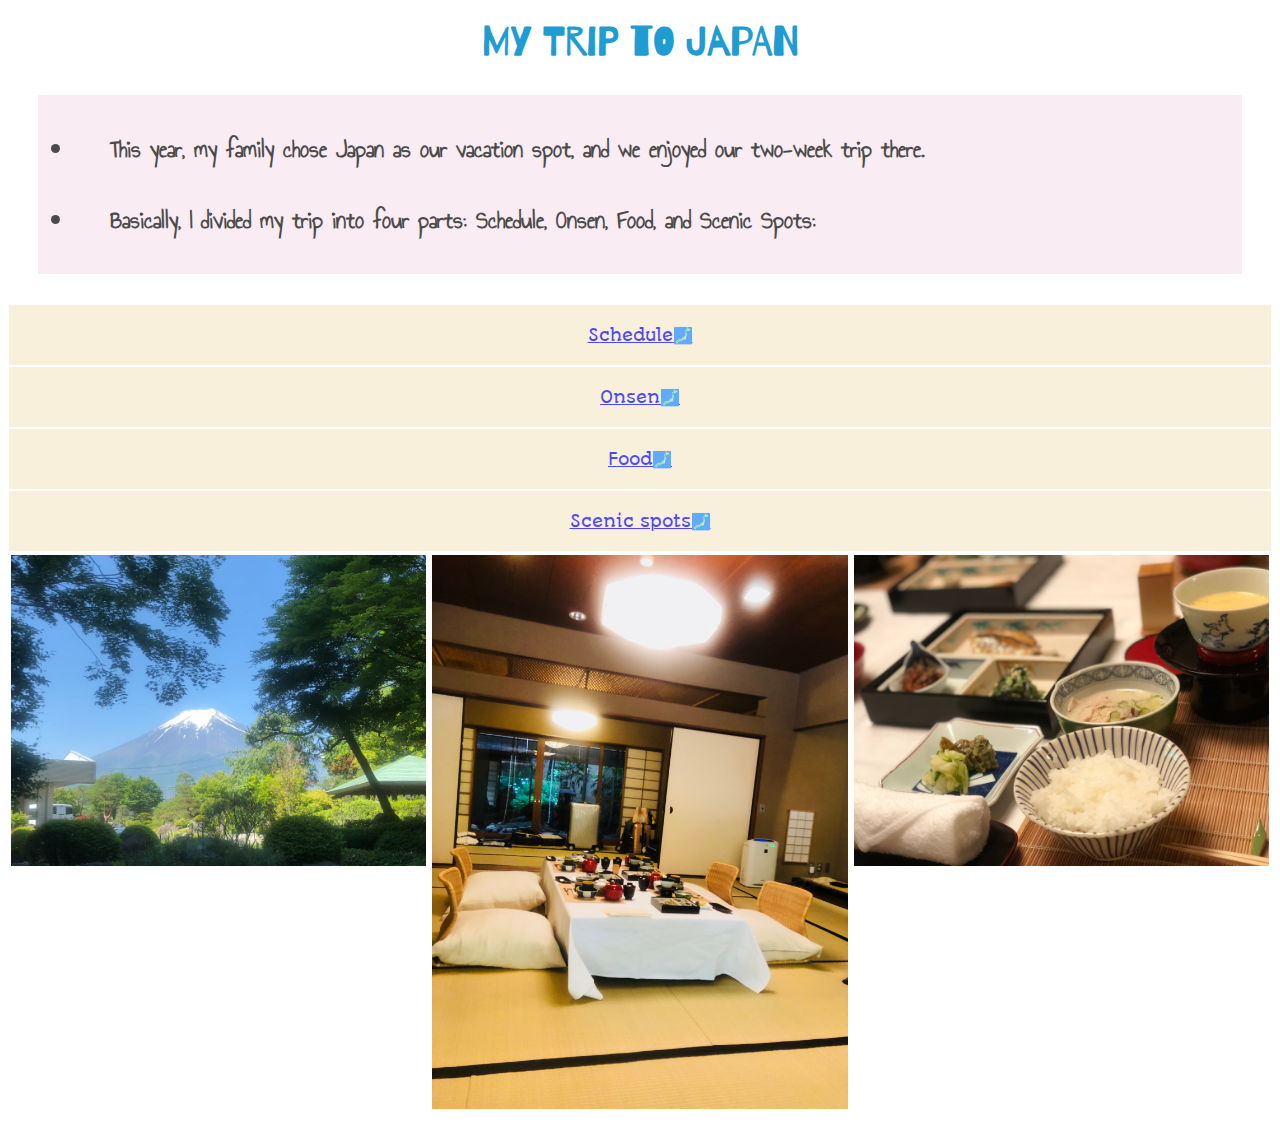
<file: index.html>
<!DOCTYPE html>
<html>
    <head>
        <title>Trip to Japan</title>
        <link rel="stylesheet" href="variable.css">
        <link rel="stylesheet" href="grid.css">
        <meta name="viewport" content="width=device-width, initial-scale=1">
        <link rel="stylesheet" href="https://stackpath.bootstrapcdn.com/bootstrap/4.1.1/css/bootstrap.min.css" integrity="sha384-WskhaSGFgHYWDcbwN70/dfYBj47jz9qbsMId/iRN3ewGhXQFZCSftd1LZCfmhktB" crossorigin="anonymous">
        <link href='https://fonts.googleapis.com/css?family=Annie Use Your Telescope' rel='stylesheet'>
        <link href='https://fonts.googleapis.com/css?family=Barrio' rel='stylesheet'>
        <link href='https://fonts.googleapis.com/css?family=Autour One' rel='stylesheet'>
        <style>
          body{
            background-image: url("https://image.flaticon.com/sprites/new_packs/184209-japanese-color-pack.png");
          }
          .row > div {
                padding: 20px;
                background-color: #f7eacd;
                border: 1px solid white;
                opacity: 0.7;
                font-family: "Autour One";
            }
        </style>
    </head>
    <body>
      <div class="background">
          <div class="homet">My Trip to Japan</div>
          <div class="transbox">
            <ul>
              <li><p>This year, my family chose Japan as our vacation spot, and we enjoyed
                our two-week trip there.</p></li>

              <li><p>Basically, I divided my trip into four parts: Schedule, Onsen, Food, and Scenic Spots:</p></li>
            </ul>
          </div>

          <!--Using Bootstrap to make a "site guide".-->
          <div class="container">
              <div class="row">
                  <div class="col-lg-3 col-sm-6">
                    <center>
                      <a href="schedule.html">Schedule</a>
                    </center>
                  </div>
                  <div class="col-lg-3 col-sm-6">
                      <center>
                        <a href="onsen.html">Onsen</a>
                      </center>
                  </div>
                  <div class="col-lg-3 col-sm-6">
                      <center>
                        <a href="food.html">Food</a>
                      </center>
                  </div>
                  <div class="col-lg-3 col-sm-6">
                      <center>
                        <a href="scenic_spots.html">Scenic spots</a>
                      </center>
                  </div>
              </div>
          </div>

          <div class="r">
            <div class="c">
               <img src="Fuji2.jpeg" width="100%">
            </div>
            <div class="c">
              <img src="room.jpeg" width="100%">
            </div>
            <div class="c">
              <img src="meal.jpeg" width="100%">
            </div>
        </div>
    </body>
</html>
</file>
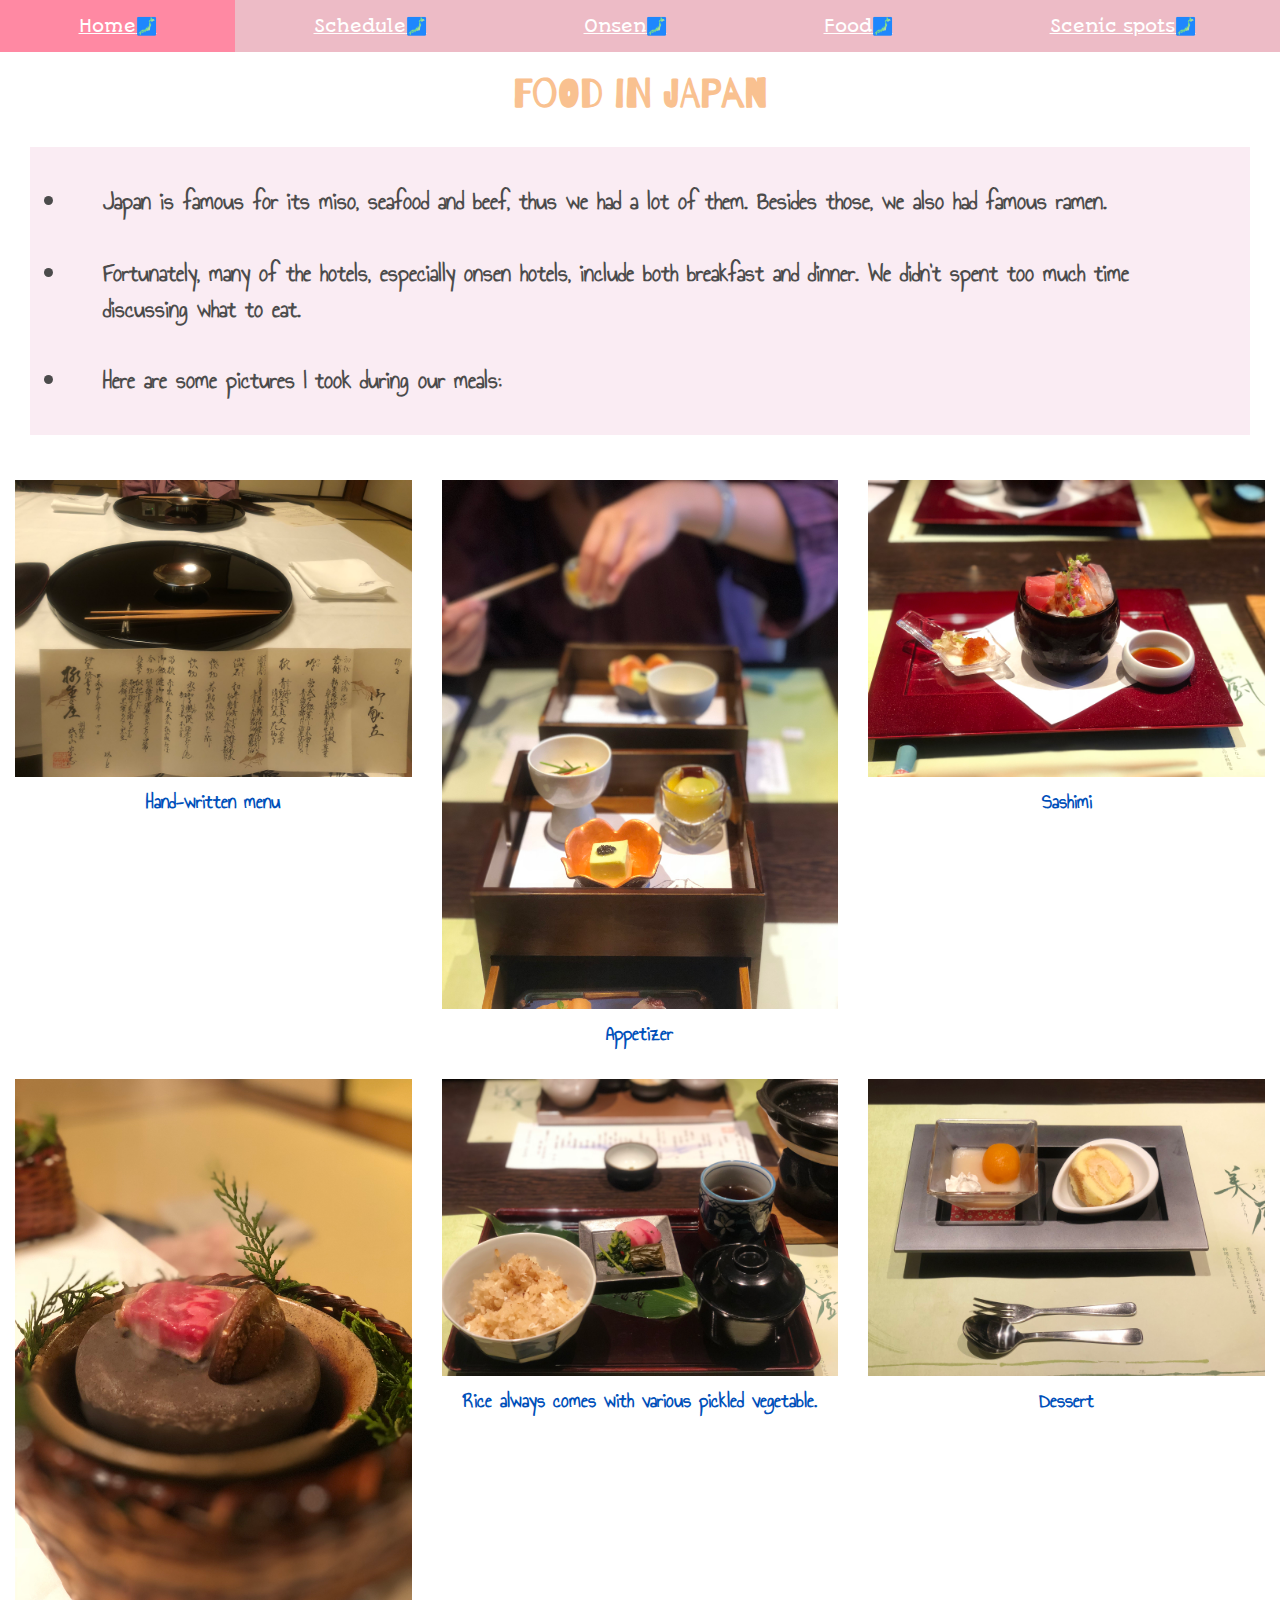
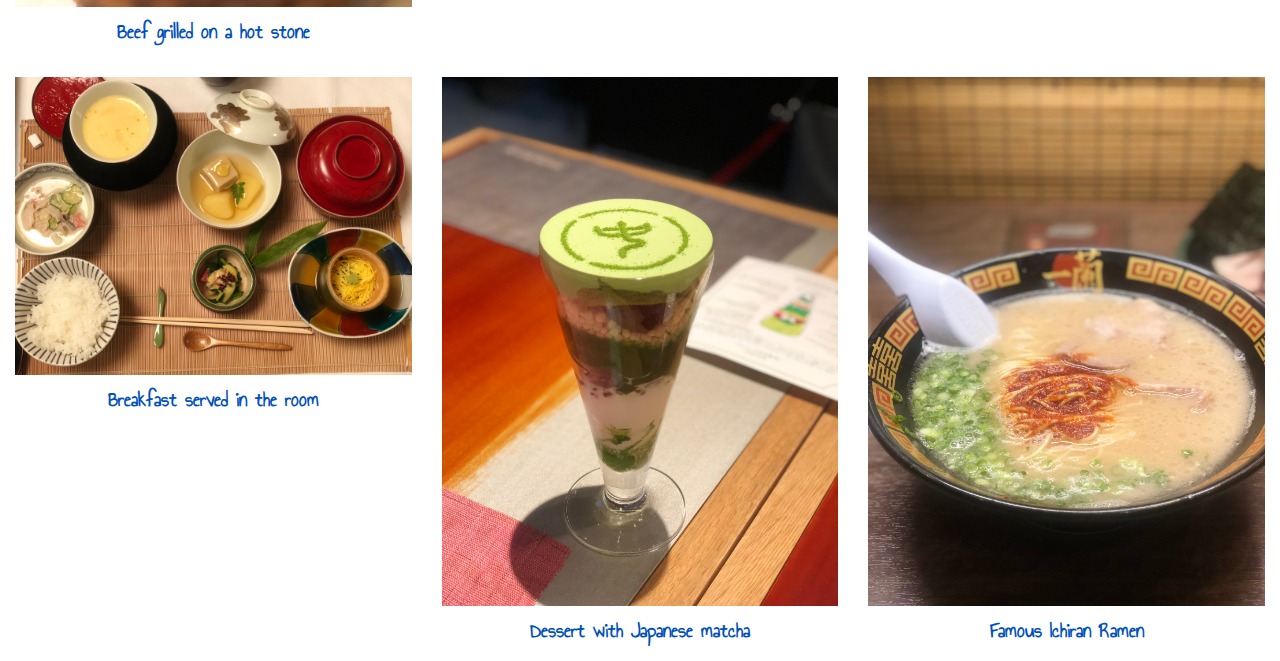
<file: food.html>
<!DOCTYPE html>
<html>
    <head>
        <title>Food in Japan</title>
        <link href='https://fonts.googleapis.com/css?family=Barrio' rel='stylesheet'>
        <link href='https://fonts.googleapis.com/css?family=Autour One' rel='stylesheet'>
        <link href='https://fonts.googleapis.com/css?family=Annie Use Your Telescope' rel='stylesheet'>
        <link rel="stylesheet" href="variable.css">
        <link rel="stylesheet" href="navigation.css">
        <style>
          body{
            background-image: url("https://image.flaticon.com/sprites/new_packs/644687-asian-food.png");
          }
        </style>
    </head>
    <body>
        <!--Navigation bar-->
        <div class="background">
          <div class="navigation">
            <a class="active" href="index.html">Home</a>
            <a href="schedule.html">Schedule</a>
            <a href="onsen.html">Onsen</a>
            <a href="food.html">Food</a>
            <a href="scenic_spots.html">Scenic spots</a>
          </div>
          <div class="foodt">Food in Japan</div>
          <div class="transbox">
            <ul>
              <li><p>Japan is famous for its miso, seafood and beef, thus we had a lot of them.
               Besides those, we also had famous ramen.</p></li>

              <li><p>Fortunately, many of the hotels, especially onsen hotels, include both breakfast
              and dinner. We didn't spent too much time discussing what to eat.</p></li>

              <li><p>Here are some pictures I took during our meals:</p></li>
            </ul>
          </div>

          <!--Images-->
          <div class="row">
            <div class="column">
              <img src="menu.jpeg" width="100%">
                <center>Hand-written menu</center>
            </div>
            <div class="column">
              <img src="food1.jpeg" width="100%">
                <center>Appetizer</center>
            </div>
            <div class="column">
              <img src="sashimi.jpeg" width="100%">
                <center>Sashimi</center>
            </div>
          </div>
          <div class="row">
            <div class="column">
              <img src="beef.jpeg" width="100%">
                <center>Beef grilled on a hot stone</center>
            </div>
            <div class="column">
              <img src="rice.jpeg" width="100%">
                <center>Rice always comes with various pickled vegetable.</center>
            </div>
            <div class="column">
              <img src="dessert.jpeg" width="100%">
                <center>Dessert</center>
            </div>
          </div>
          <div class="row">
            <div class="column">
              <img src="breakfast.jpeg" width="100%">
                <center>Breakfast served in the room</center>
            </div>
            <div class="column">
              <img src="matcha.jpeg" width="100%">
                <center>Dessert with Japanese matcha</center>
            </div>
            <div class="column">
              <img src="ramen.jpeg" width="100%">
                <center>Famous Ichiran Ramen</center>
            </div>
          </div>
        </div>
    </body>
</html>
</file>
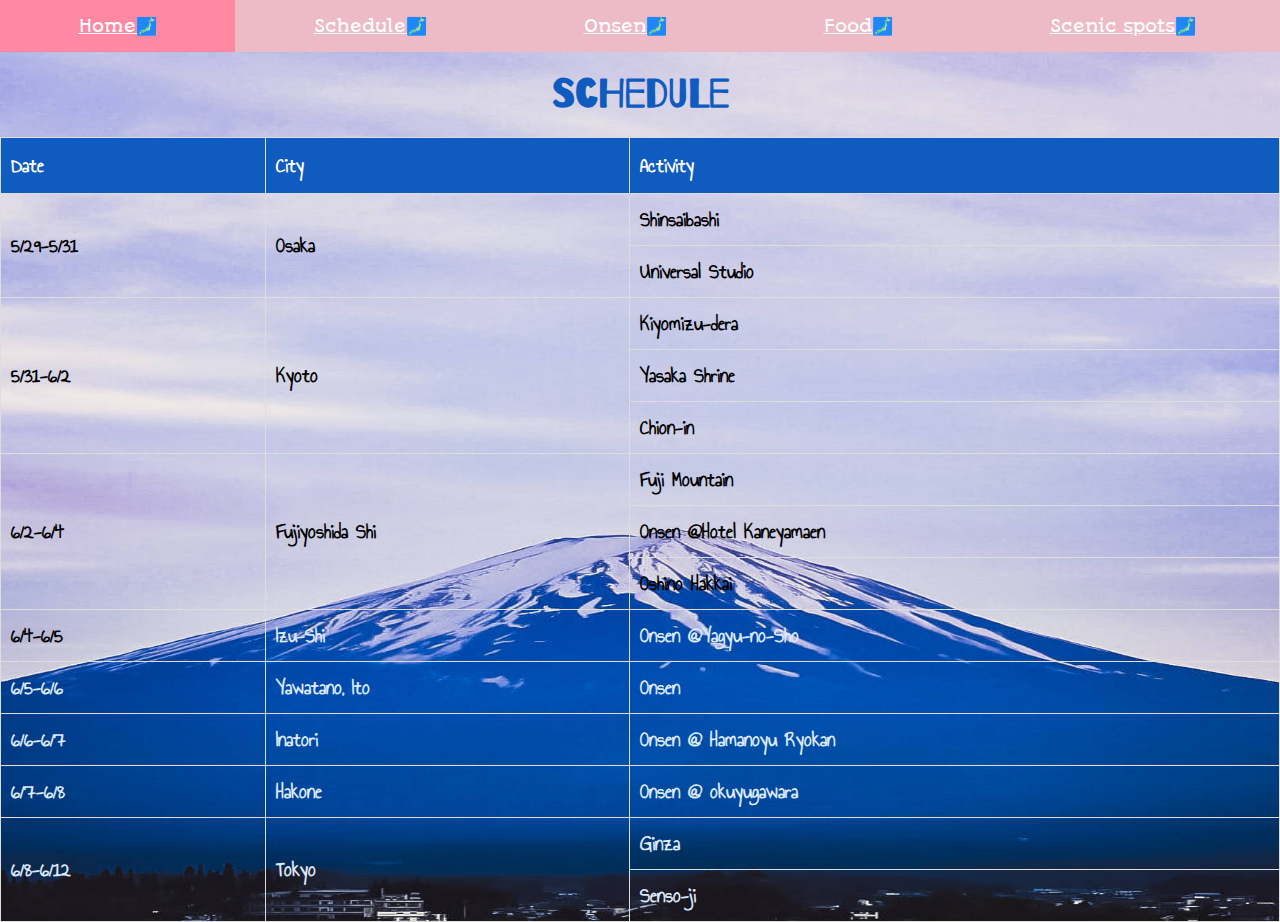
<file: schedule.html>
<!DOCTYPE html>
<html>
    <head>
        <meta name="viewport" content="width=device-width, initial-scale=1">
        <link rel="stylesheet" href="variable.css">
        <link rel="stylesheet" href="navigation.css">
        <link href='https://fonts.googleapis.com/css?family=Barrio' rel='stylesheet'>
        <link href='https://fonts.googleapis.com/css?family=Annie Use Your Telescope' rel='stylesheet'>
        <link href='https://fonts.googleapis.com/css?family=Autour One' rel='stylesheet'>
        <title>
            Schedule
        </title>
        <style>
          body{
            background-image: url("Fuji.jpg");
            background-repeat: no-repeat;
            background-size: 100% 160%;
          }
          div{
            color:#dee9fc;
          }
        </style>
    <body>
        <!--Navigation bar-->
        <div class="navigation">
          <a class="active" href="index.html">Home</a>
          <a href="schedule.html">Schedule</a>
          <a href="onsen.html">Onsen</a>
          <a href="food.html">Food</a>
          <a href="scenic_spots.html">Scenic spots</a>
        </div>

        <div class="schedulet">Schedule</div>
        <table id="schedule">
          <tr>
            <th>Date</th>
            <th>City</th>
            <th>Activity</th>
          </tr>
          <tr>
            <td rowspan="2">5/29-5/31</td>
            <td rowspan="2">Osaka</td>
            <td>Shinsaibashi</td>
          </tr>
          <tr>
          	<td>Universal Studio</td>
          </tr>
          <tr>
            <td rowspan="3">5/31-6/2</td>
            <td rowspan="3">Kyoto</td>
            <td>Kiyomizu-dera</td>
          </tr>
          <tr>
          	<td>Yasaka Shrine</td>
          </tr>
          <tr>
            <td>Chion-in</td>
          </tr>
            <tr>
            <td rowspan="3">6/2-6/4</td>
            <td rowspan="3">Fujiyoshida Shi</td>
            <td>Fuji Mountain</td>
          </tr>
          <tr>
          	<td>Onsen @Hotel Kaneyamaen</td>
          </tr>
          <tr>
            <td>Oshino Hakkai</td>
          </tr>
          <tr>
              <td>6/4-6/5</td>
              <td><div>Izu-Shi</div></td>
              <td><div>Onsen @Yagyu-no-Sho</div></td>
          </tr>
          <tr>
            <td><div>6/5-6/6</div></td>
            <td><div>Yawatano, Ito</div></td>
            <td><div>Onsen</div></td>
          </tr>
          <tr>
              <td><div>6/6-6/7</div></td>
              <td><div>Inatori</div></td>
              <td><div>Onsen @
          Hamanoyu Ryokan</div></td>
          </tr>
          <tr>
            <td><div>6/7-6/8</div></td>
            <td><div>Hakone</div></td>
            <td><div>Onsen @
        okuyugawara</div></td>
          </tr>
          <tr>
            <td rowspan="3"><div>6/8-6/12</div></td>
            <td rowspan="3"><div>Tokyo</div></td>
            <td><div>Ginza</div></td>
          </tr>
          <tr>
            <td><div>Senso-ji</div></td>
          </tr>
        </table>
</div>

    </body>
</html>
</file>
<file: variable.css>
@charset "UTF-8";
.scenic_spotst, .onsent, .schedulet, .homet, .foodt {
  text-align: center;
  font-family: "Barrio";
  font-size: 40px;
  margin: 20px;
  font-weight: bold;
}

.foodt {
  color: #f9c190;
}

.homet {
  color: #1f9dd3;
}

.schedulet {
  color: #0f5bbf;
}

.onsent {
  color: #02c4ff;
}

.scenic_spotst {
  color: #ffaa01;
}

ul, ol {
  padding-left: 3%;
  font-family: "Annie Use Your Telescope";
  font-size: 25px;
  font-weight: bolder;
}

a::after {
  content: "🗾";
}

.transbox {
  margin: 30px;
  background-color: #f9e5ee;
  border: 1px solid #f9e5ee;
  opacity: 0.7;
}

.transbox p {
  margin: 3%;
  font-weight: bold;
  color: black;
}

.background {
  background-repeat: repeat-y;
  background-position: top;
}

* {
  box-sizing: border-box;
}

.column {
  float: left;
  width: 33.33%;
  padding: 15px;
  font-size: 21px;
  font-family: "Annie Use Your Telescope";
  font-weight: bolder;
  color: #0050ba;
}

.row::after {
  content: "";
  clear: both;
  display: table;
}

#schedule {
  border-collapse: collapse;
  width: 100%;
  font-weight: bolder;
  font-family: "Annie Use Your Telescope";
  font-size: 21px;
}

#schedule td, #schedule th {
  border: 1px solid #ddd;
  padding: 10px;
}

#schedule th {
  padding-top: 12px;
  padding-bottom: 12px;
  background-color: #0f5bbf;
  color: white;
  text-align: left;
}

/*# sourceMappingURL=variable.css.map */
</file>
<file: grid.css>
* {
  box-sizing: border-box;
}

.r {
  display: flex;
  flex-wrap: wrap;
}

.c {
  flex: 33.3%;
  width: 33.3%;
  padding: 3px;
}

@media screen and (max-width: 800px) {
  .c {
    flex: 50%;
    max-width: 50%;
  }
}
@media screen and (max-width: 600px) {
  .c {
    flex: 100%;
    max-width: 100%;
  }
}

/*# sourceMappingURL=grid.css.map */
</file>
<file: navigation.css>
body {
  margin: 0;
  font-family: "Autour One";
}

.navigation {
  overflow: hidden;
  background-color: #edbbc6;
}

.navigation a {
  float: left;
  color: white;
  text-align: center;
  font-size: 17px;
  padding: 15px 78.5px;
}

.navigation a:hover {
  background-color: #ddd;
  color: black;
}

.navigation a.active {
  background-color: #ff89a3;
  color: white;
}

/*# sourceMappingURL=navigation.css.map */
</file>
